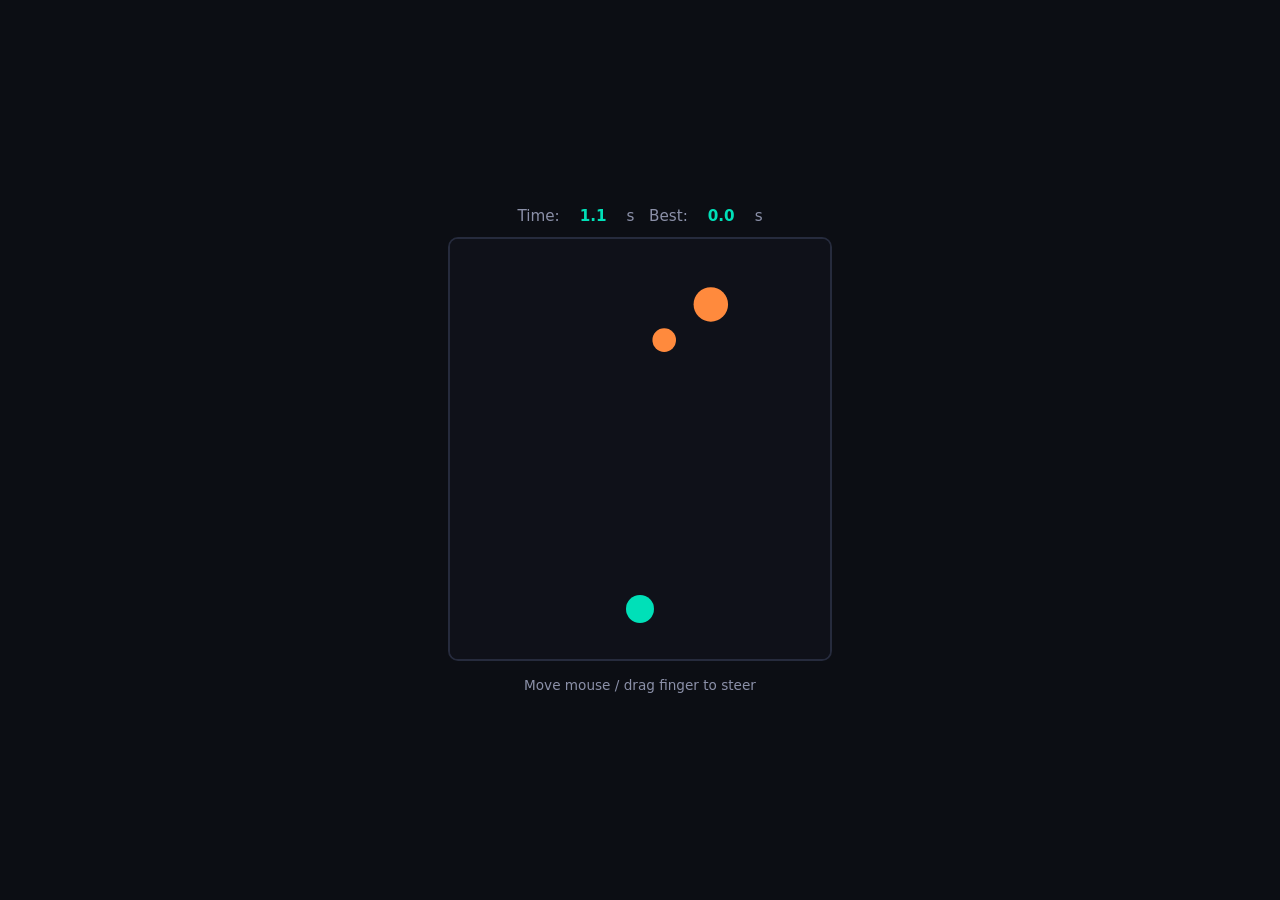
<file: dodge.html>
<!DOCTYPE html>
<html lang="en">
<head>
<meta charset="UTF-8">
<meta name="viewport" content="width=device-width, initial-scale=1.0">
<title>Meteor Dodge</title>
<style>
  html,body{margin:0;height:100%;background:#0c0e14;color:#eef0f6;font-family:system-ui,sans-serif;
    display:flex;flex-direction:column;align-items:center;justify-content:center;gap:12px;overflow:hidden}
  #hud{display:flex;gap:20px;font-size:0.95rem;color:#8b90a8}
  #hud b{color:#00e0b8}
  canvas{background:#0f1119;border:2px solid #262b3d;border-radius:10px;touch-action:none}
  #overlay{position:absolute;display:none;flex-direction:column;align-items:center;gap:10px;
    background:rgba(12,14,20,0.9);padding:24px 32px;border-radius:12px;border:1px solid #262b3d}
  #overlay.show{display:flex}
  button{background:#7c5cff;border:none;color:#fff;padding:8px 18px;border-radius:8px;cursor:pointer;font-size:0.9rem}
  #msg{font-size:0.85rem;color:#8b90a8}
</style>
</head>
<body>
  <div id="hud">Time: <b id="time">0.0</b>s &nbsp; Best: <b id="best">0.0</b>s</div>
  <div style="position:relative">
    <canvas id="c" width="380" height="420"></canvas>
    <div id="overlay">
      <div id="overlayText">Crashed!</div>
      <button id="restart">Try Again</button>
    </div>
  </div>
  <div id="msg">Move mouse / drag finger to steer</div>

<script>
const canvas = document.getElementById('c');
const ctx = canvas.getContext('2d');
const W = canvas.width, H = canvas.height;

let player, meteors, targetX, elapsed, best = +localStorage.getItem('dodgeBest') || 0, running, spawnTimer, animId, lastTime;

document.getElementById('best').textContent = best.toFixed(1);

function reset() {
  player = { x: W / 2, y: H - 50, r: 14 };
  targetX = player.x;
  meteors = [];
  elapsed = 0;
  running = true;
  spawnTimer = 0;
  lastTime = performance.now();
  document.getElementById('overlay').classList.remove('show');
  cancelAnimationFrame(animId);
  animId = requestAnimationFrame(loop);
}

function spawnMeteor() {
  const r = 10 + Math.random() * 18;
  meteors.push({
    x: Math.random() * W,
    y: -r,
    r,
    speed: 90 + Math.random() * 90 + elapsed * 4
  });
}

function loop(now) {
  const dt = Math.min((now - lastTime) / 1000, 0.05);
  lastTime = now;

  if (running) {
    elapsed += dt;
    document.getElementById('time').textContent = elapsed.toFixed(1);

    // steer smoothly toward target
    player.x += (targetX - player.x) * Math.min(dt * 10, 1);
    player.x = Math.max(player.r, Math.min(W - player.r, player.x));

    spawnTimer -= dt;
    const spawnRate = Math.max(0.15, 0.55 - elapsed * 0.01);
    if (spawnTimer <= 0) {
      spawnMeteor();
      spawnTimer = spawnRate;
    }

    meteors.forEach(m => m.y += m.speed * dt);
    meteors = meteors.filter(m => m.y - m.r < H);

    for (const m of meteors) {
      const dx = m.x - player.x, dy = m.y - player.y;
      if (Math.sqrt(dx * dx + dy * dy) < m.r + player.r - 4) {
        return gameOver();
      }
    }
  }

  draw();
  animId = requestAnimationFrame(loop);
}

function draw() {
  ctx.fillStyle = '#0f1119';
  ctx.fillRect(0, 0, W, H);

  ctx.fillStyle = '#ff8a3d';
  meteors.forEach(m => {
    ctx.beginPath();
    ctx.arc(m.x, m.y, m.r, 0, Math.PI * 2);
    ctx.fill();
  });

  ctx.fillStyle = '#00e0b8';
  ctx.beginPath();
  ctx.arc(player.x, player.y, player.r, 0, Math.PI * 2);
  ctx.fill();
}

function gameOver() {
  running = false;
  if (elapsed > best) {
    best = elapsed;
    localStorage.setItem('dodgeBest', best);
  }
  document.getElementById('best').textContent = best.toFixed(1);
  document.getElementById('overlayText').textContent = `Crashed at ${elapsed.toFixed(1)}s`;
  document.getElementById('overlay').classList.add('show');
}

canvas.addEventListener('mousemove', e => {
  const rect = canvas.getBoundingClientRect();
  targetX = (e.clientX - rect.left) * (W / rect.width);
});
canvas.addEventListener('touchmove', e => {
  e.preventDefault();
  const rect = canvas.getBoundingClientRect();
  targetX = (e.touches[0].clientX - rect.left) * (W / rect.width);
}, { passive: false });

document.getElementById('restart').addEventListener('click', reset);
reset();
</script>
</body>
</html>
</file>
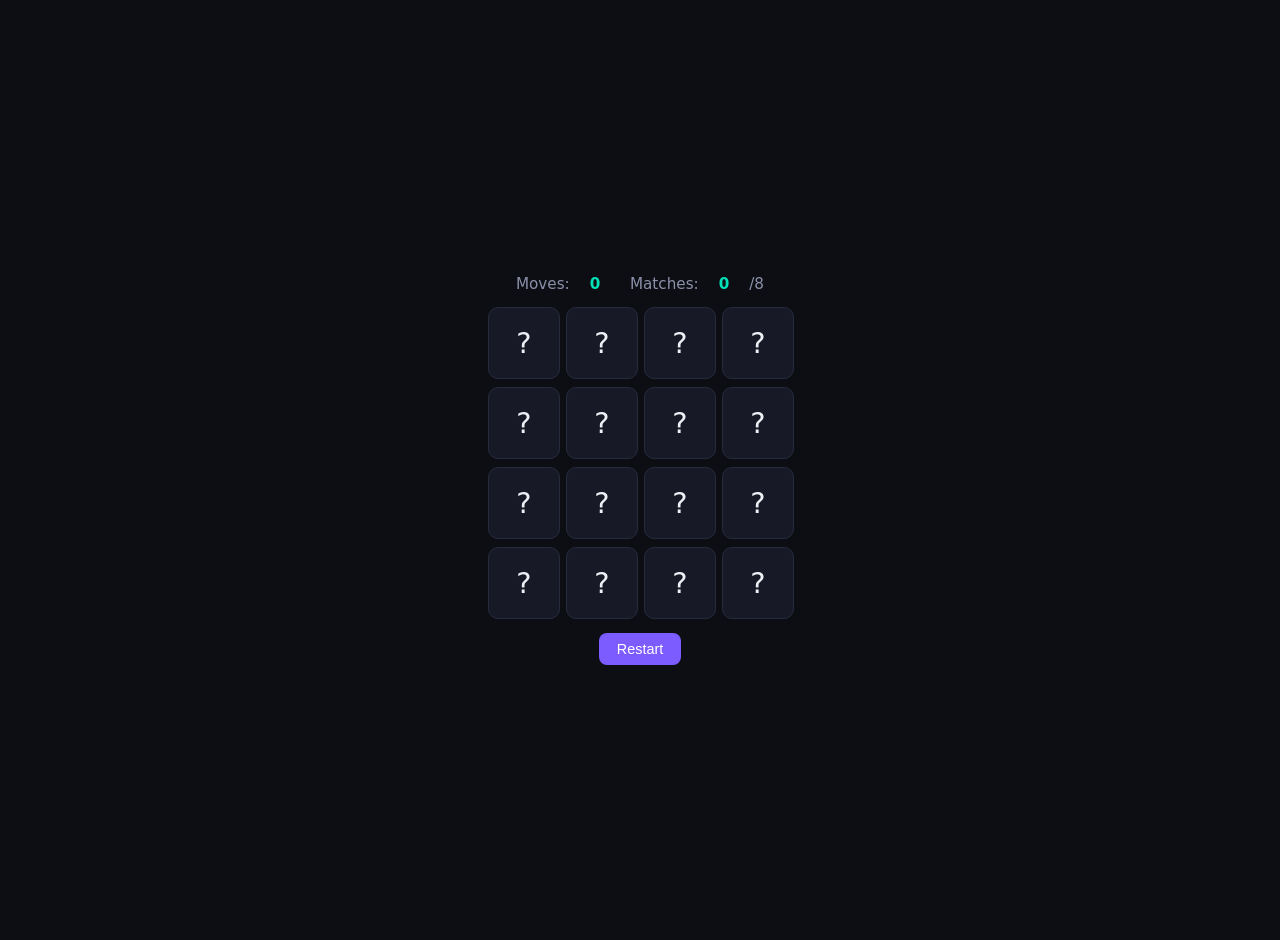
<file: memory.html>
<!DOCTYPE html>
<html lang="en">
<head>
<meta charset="UTF-8">
<meta name="viewport" content="width=device-width, initial-scale=1.0">
<title>Memory Match</title>
<style>
  html,body{margin:0;min-height:100%;background:#0c0e14;color:#eef0f6;font-family:system-ui,sans-serif;
    display:flex;flex-direction:column;align-items:center;justify-content:center;gap:14px;padding:20px}
  #hud{display:flex;gap:20px;font-size:0.95rem;color:#8b90a8}
  #hud b{color:#00e0b8}
  #grid{display:grid;grid-template-columns:repeat(4,70px);gap:8px}
  .card{width:70px;height:70px;background:#171a26;border:1px solid #262b3d;border-radius:10px;
    display:flex;align-items:center;justify-content:center;font-size:1.8rem;cursor:pointer;
    transition:transform .15s;user-select:none}
  .card.flipped,.card.matched{background:#1e2233;border-color:#7c5cff}
  .card.matched{opacity:0.5;cursor:default}
  .card.hidden-face{color:transparent}
  button{background:#7c5cff;border:none;color:#fff;padding:8px 18px;border-radius:8px;cursor:pointer;font-size:0.9rem}
</style>
</head>
<body>
  <div id="hud">Moves: <b id="moves">0</b> &nbsp; Matches: <b id="matches">0</b>/8</div>
  <div id="grid"></div>
  <button id="restart">Restart</button>

<script>
const ICONS = ['🍕','🚀','🐙','🎧','🌵','🎲','🪁','🍩'];
const grid = document.getElementById('grid');
const movesEl = document.getElementById('moves');
const matchesEl = document.getElementById('matches');

let cards, flipped, matched, moves, locked;

function shuffle(arr) {
  for (let i = arr.length - 1; i > 0; i--) {
    const j = Math.floor(Math.random() * (i + 1));
    [arr[i], arr[j]] = [arr[j], arr[i]];
  }
  return arr;
}

function init() {
  cards = shuffle([...ICONS, ...ICONS]);
  flipped = [];
  matched = new Set();
  moves = 0;
  locked = false;
  movesEl.textContent = 0;
  matchesEl.textContent = 0;
  render();
}

function render() {
  grid.innerHTML = '';
  cards.forEach((icon, i) => {
    const el = document.createElement('div');
    const isOpen = flipped.includes(i) || matched.has(i);
    el.className = 'card' + (matched.has(i) ? ' matched' : flipped.includes(i) ? ' flipped' : '');
    el.textContent = isOpen ? icon : '?';
    el.addEventListener('click', () => handleFlip(i));
    grid.appendChild(el);
  });
}

function handleFlip(i) {
  if (locked || flipped.includes(i) || matched.has(i)) return;
  flipped.push(i);
  render();

  if (flipped.length === 2) {
    moves++;
    movesEl.textContent = moves;
    locked = true;
    const [a, b] = flipped;
    if (cards[a] === cards[b]) {
      matched.add(a); matched.add(b);
      matchesEl.textContent = matched.size / 2;
      flipped = [];
      locked = false;
      render();
    } else {
      setTimeout(() => {
        flipped = [];
        locked = false;
        render();
      }, 700);
    }
  }
}

document.getElementById('restart').addEventListener('click', init);
init();
</script>
</body>
</html>
</file>
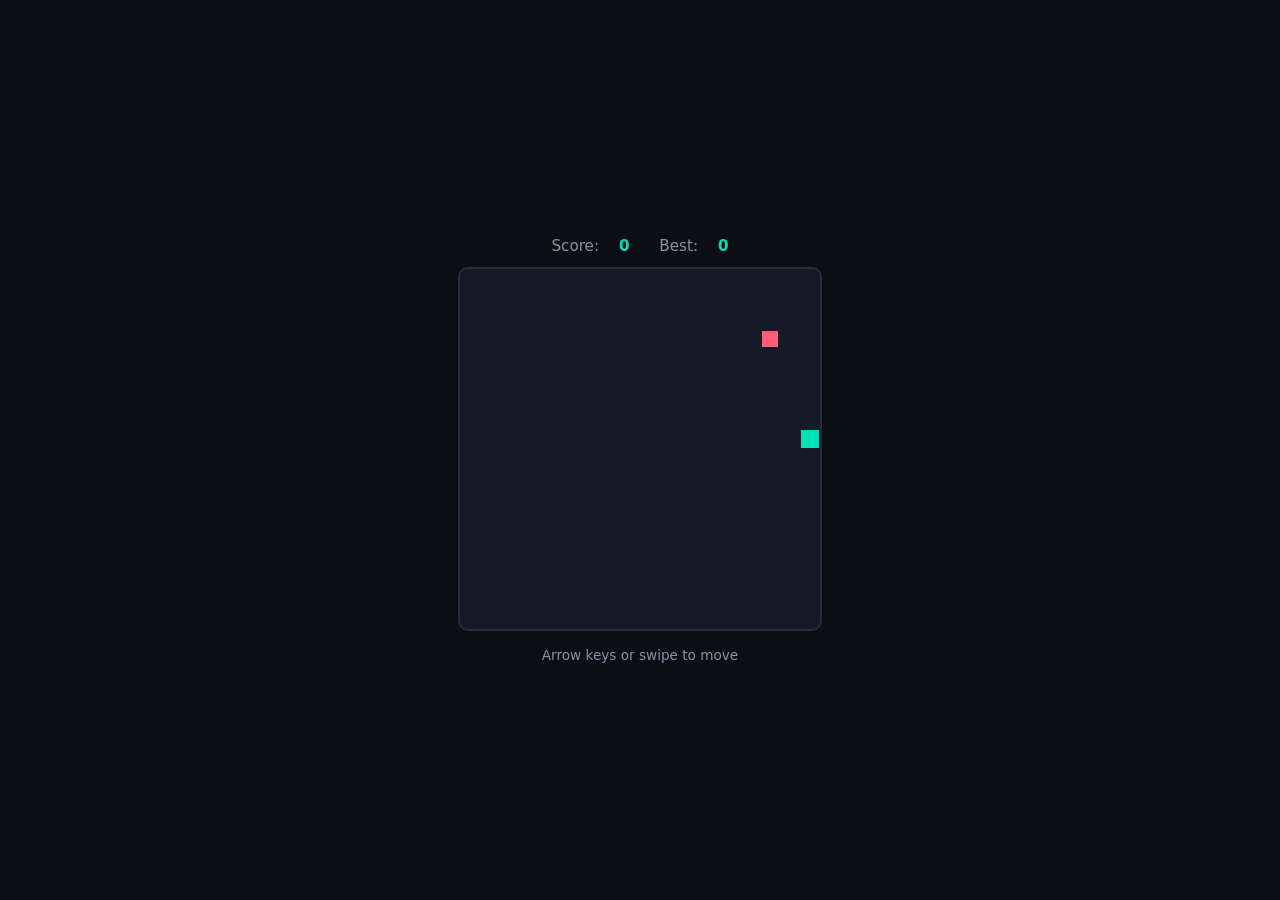
<file: snake.html>
<!DOCTYPE html>
<html lang="en">
<head>
<meta charset="UTF-8">
<meta name="viewport" content="width=device-width, initial-scale=1.0">
<title>Snake</title>
<style>
  html,body{margin:0;height:100%;background:#0c0e14;color:#eef0f6;font-family:system-ui,sans-serif;
    display:flex;flex-direction:column;align-items:center;justify-content:center;gap:12px}
  canvas{background:#171a26;border:2px solid #262b3d;border-radius:10px}
  #hud{display:flex;gap:20px;font-size:0.95rem;color:#8b90a8}
  #hud b{color:#00e0b8}
  #msg{font-size:0.85rem;color:#8b90a8}
  #overlay{position:absolute;display:none;flex-direction:column;align-items:center;gap:10px;
    background:rgba(12,14,20,0.85);padding:24px 32px;border-radius:12px;border:1px solid #262b3d}
  #overlay.show{display:flex}
  button{background:#7c5cff;border:none;color:#fff;padding:8px 18px;border-radius:8px;cursor:pointer;font-size:0.9rem}
</style>
</head>
<body>
  <div id="hud">Score: <b id="score">0</b> &nbsp; Best: <b id="best">0</b></div>
  <div style="position:relative">
    <canvas id="c" width="360" height="360"></canvas>
    <div id="overlay">
      <div id="overlayText">Game Over</div>
      <button id="restart">Play Again</button>
    </div>
  </div>
  <div id="msg">Arrow keys or swipe to move</div>

<script>
const canvas = document.getElementById('c');
const ctx = canvas.getContext('2d');
const cell = 20;
const cols = canvas.width / cell;
const rows = canvas.height / cell;
let snake, dir, nextDir, food, score, best = +localStorage.getItem('snakeBest') || 0, loopId, running;

document.getElementById('best').textContent = best;

function reset() {
  snake = [{x: 8, y: 8}];
  dir = {x: 1, y: 0};
  nextDir = dir;
  score = 0;
  document.getElementById('score').textContent = score;
  placeFood();
  document.getElementById('overlay').classList.remove('show');
  running = true;
  clearInterval(loopId);
  loopId = setInterval(tick, 110);
}

function placeFood() {
  do {
    food = { x: Math.floor(Math.random() * cols), y: Math.floor(Math.random() * rows) };
  } while (snake.some(s => s.x === food.x && s.y === food.y));
}

function tick() {
  dir = nextDir;
  const head = { x: snake[0].x + dir.x, y: snake[0].y + dir.y };

  if (head.x < 0 || head.y < 0 || head.x >= cols || head.y >= rows || snake.some(s => s.x === head.x && s.y === head.y)) {
    return gameOver();
  }

  snake.unshift(head);
  if (head.x === food.x && head.y === food.y) {
    score++;
    document.getElementById('score').textContent = score;
    placeFood();
  } else {
    snake.pop();
  }
  draw();
}

function gameOver() {
  running = false;
  clearInterval(loopId);
  if (score > best) {
    best = score;
    localStorage.setItem('snakeBest', best);
  }
  document.getElementById('best').textContent = best;
  document.getElementById('overlayText').textContent = `Game Over — Score ${score}`;
  document.getElementById('overlay').classList.add('show');
}

function draw() {
  ctx.fillStyle = '#171a26';
  ctx.fillRect(0, 0, canvas.width, canvas.height);

  ctx.fillStyle = '#ff5c7a';
  ctx.fillRect(food.x * cell + 2, food.y * cell + 2, cell - 4, cell - 4);

  snake.forEach((s, i) => {
    ctx.fillStyle = i === 0 ? '#00e0b8' : '#7c5cff';
    ctx.fillRect(s.x * cell + 1, s.y * cell + 1, cell - 2, cell - 2);
  });
}

const keyMap = {
  ArrowUp: { x: 0, y: -1 }, ArrowDown: { x: 0, y: 1 },
  ArrowLeft: { x: -1, y: 0 }, ArrowRight: { x: 1, y: 0 },
  w: { x: 0, y: -1 }, s: { x: 0, y: 1 }, a: { x: -1, y: 0 }, d: { x: 1, y: 0 }
};

document.addEventListener('keydown', e => {
  const d = keyMap[e.key];
  if (!d || !running) return;
  if (d.x === -dir.x && d.y === -dir.y) return; // no 180 turns
  nextDir = d;
});

let touchStart = null;
canvas.addEventListener('touchstart', e => { touchStart = e.touches[0]; });
canvas.addEventListener('touchend', e => {
  if (!touchStart || !running) return;
  const dx = e.changedTouches[0].clientX - touchStart.clientX;
  const dy = e.changedTouches[0].clientY - touchStart.clientY;
  if (Math.abs(dx) > Math.abs(dy)) {
    nextDir = dx > 0 ? { x: 1, y: 0 } : { x: -1, y: 0 };
  } else {
    nextDir = dy > 0 ? { x: 0, y: 1 } : { x: 0, y: -1 };
  }
});

document.getElementById('restart').addEventListener('click', reset);
reset();
</script>
</body>
</html>
</file>
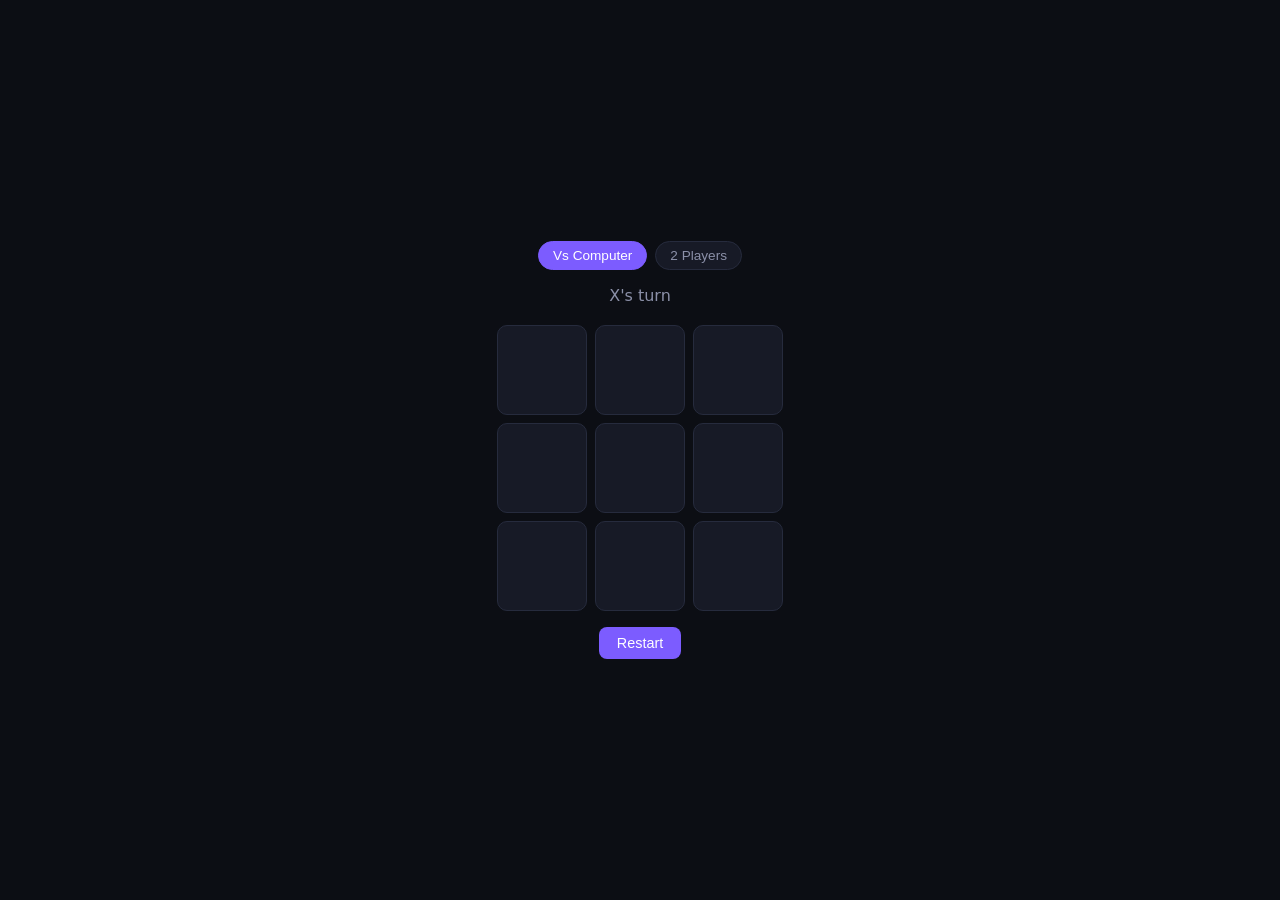
<file: tictactoe.html>
<!DOCTYPE html>
<html lang="en">
<head>
<meta charset="UTF-8">
<meta name="viewport" content="width=device-width, initial-scale=1.0">
<title>Tic-Tac-Toe</title>
<style>
  html,body{margin:0;height:100%;background:#0c0e14;color:#eef0f6;font-family:system-ui,sans-serif;
    display:flex;flex-direction:column;align-items:center;justify-content:center;gap:16px}
  #status{font-size:1rem;color:#8b90a8;min-height:1.4em}
  #board{display:grid;grid-template-columns:repeat(3,90px);grid-template-rows:repeat(3,90px);gap:8px}
  .cell{background:#171a26;border:1px solid #262b3d;border-radius:10px;font-size:2.4rem;
    display:flex;align-items:center;justify-content:center;cursor:pointer;user-select:none}
  .cell:hover{border-color:#7c5cff}
  .cell.x{color:#00e0b8}
  .cell.o{color:#ff5c7a}
  button{background:#7c5cff;border:none;color:#fff;padding:8px 18px;border-radius:8px;cursor:pointer;font-size:0.9rem}
  #modeRow{display:flex;gap:8px}
  .modeBtn{background:#171a26;border:1px solid #262b3d;color:#8b90a8;padding:6px 14px;border-radius:999px;cursor:pointer;font-size:0.85rem}
  .modeBtn.active{background:#7c5cff;color:#fff;border-color:#7c5cff}
</style>
</head>
<body>
  <div id="modeRow">
    <button class="modeBtn active" data-mode="cpu">Vs Computer</button>
    <button class="modeBtn" data-mode="2p">2 Players</button>
  </div>
  <div id="status">Your turn — X</div>
  <div id="board"></div>
  <button id="restart">Restart</button>

<script>
const boardEl = document.getElementById('board');
const statusEl = document.getElementById('status');
let board, current, gameOver, mode = 'cpu';

const WINS = [
  [0,1,2],[3,4,5],[6,7,8],
  [0,3,6],[1,4,7],[2,5,8],
  [0,4,8],[2,4,6]
];

function init() {
  board = Array(9).fill(null);
  current = 'X';
  gameOver = false;
  render();
  updateStatus();
}

function render() {
  boardEl.innerHTML = '';
  board.forEach((v, i) => {
    const cell = document.createElement('div');
    cell.className = 'cell' + (v ? ' ' + v.toLowerCase() : '');
    cell.textContent = v || '';
    cell.addEventListener('click', () => handleMove(i));
    boardEl.appendChild(cell);
  });
}

function updateStatus(text) {
  if (text) { statusEl.textContent = text; return; }
  statusEl.textContent = `${current}'s turn`;
}

function checkWinner(b) {
  for (const [a, c, d] of WINS) {
    if (b[a] && b[a] === b[c] && b[a] === b[d]) return b[a];
  }
  if (b.every(x => x)) return 'draw';
  return null;
}

function handleMove(i) {
  if (gameOver || board[i]) return;
  board[i] = current;
  render();

  const winner = checkWinner(board);
  if (winner) return endGame(winner);

  current = current === 'X' ? 'O' : 'X';
  updateStatus();

  if (mode === 'cpu' && current === 'O' && !gameOver) {
    setTimeout(cpuMove, 350);
  }
}

function cpuMove() {
  // Try to win, then block, then take center/corner, else random.
  const empty = board.map((v, i) => v ? null : i).filter(i => i !== null);

  const tryFind = (mark) => {
    for (const i of empty) {
      const copy = [...board];
      copy[i] = mark;
      if (checkWinner(copy) === mark) return i;
    }
    return null;
  };

  let move = tryFind('O') ?? tryFind('X');
  if (move === null) {
    if (board[4] === null) move = 4;
    else {
      const corners = [0,2,6,8].filter(i => board[i] === null);
      move = corners.length ? corners[Math.floor(Math.random()*corners.length)] : empty[Math.floor(Math.random()*empty.length)];
    }
  }
  handleMove(move);
}

function endGame(winner) {
  gameOver = true;
  updateStatus(winner === 'draw' ? "It's a draw!" : `${winner} wins!`);
}

document.getElementById('restart').addEventListener('click', init);
document.querySelectorAll('.modeBtn').forEach(btn => {
  btn.addEventListener('click', () => {
    document.querySelectorAll('.modeBtn').forEach(b => b.classList.remove('active'));
    btn.classList.add('active');
    mode = btn.dataset.mode;
    init();
  });
});

init();
</script>
</body>
</html>
</file>
